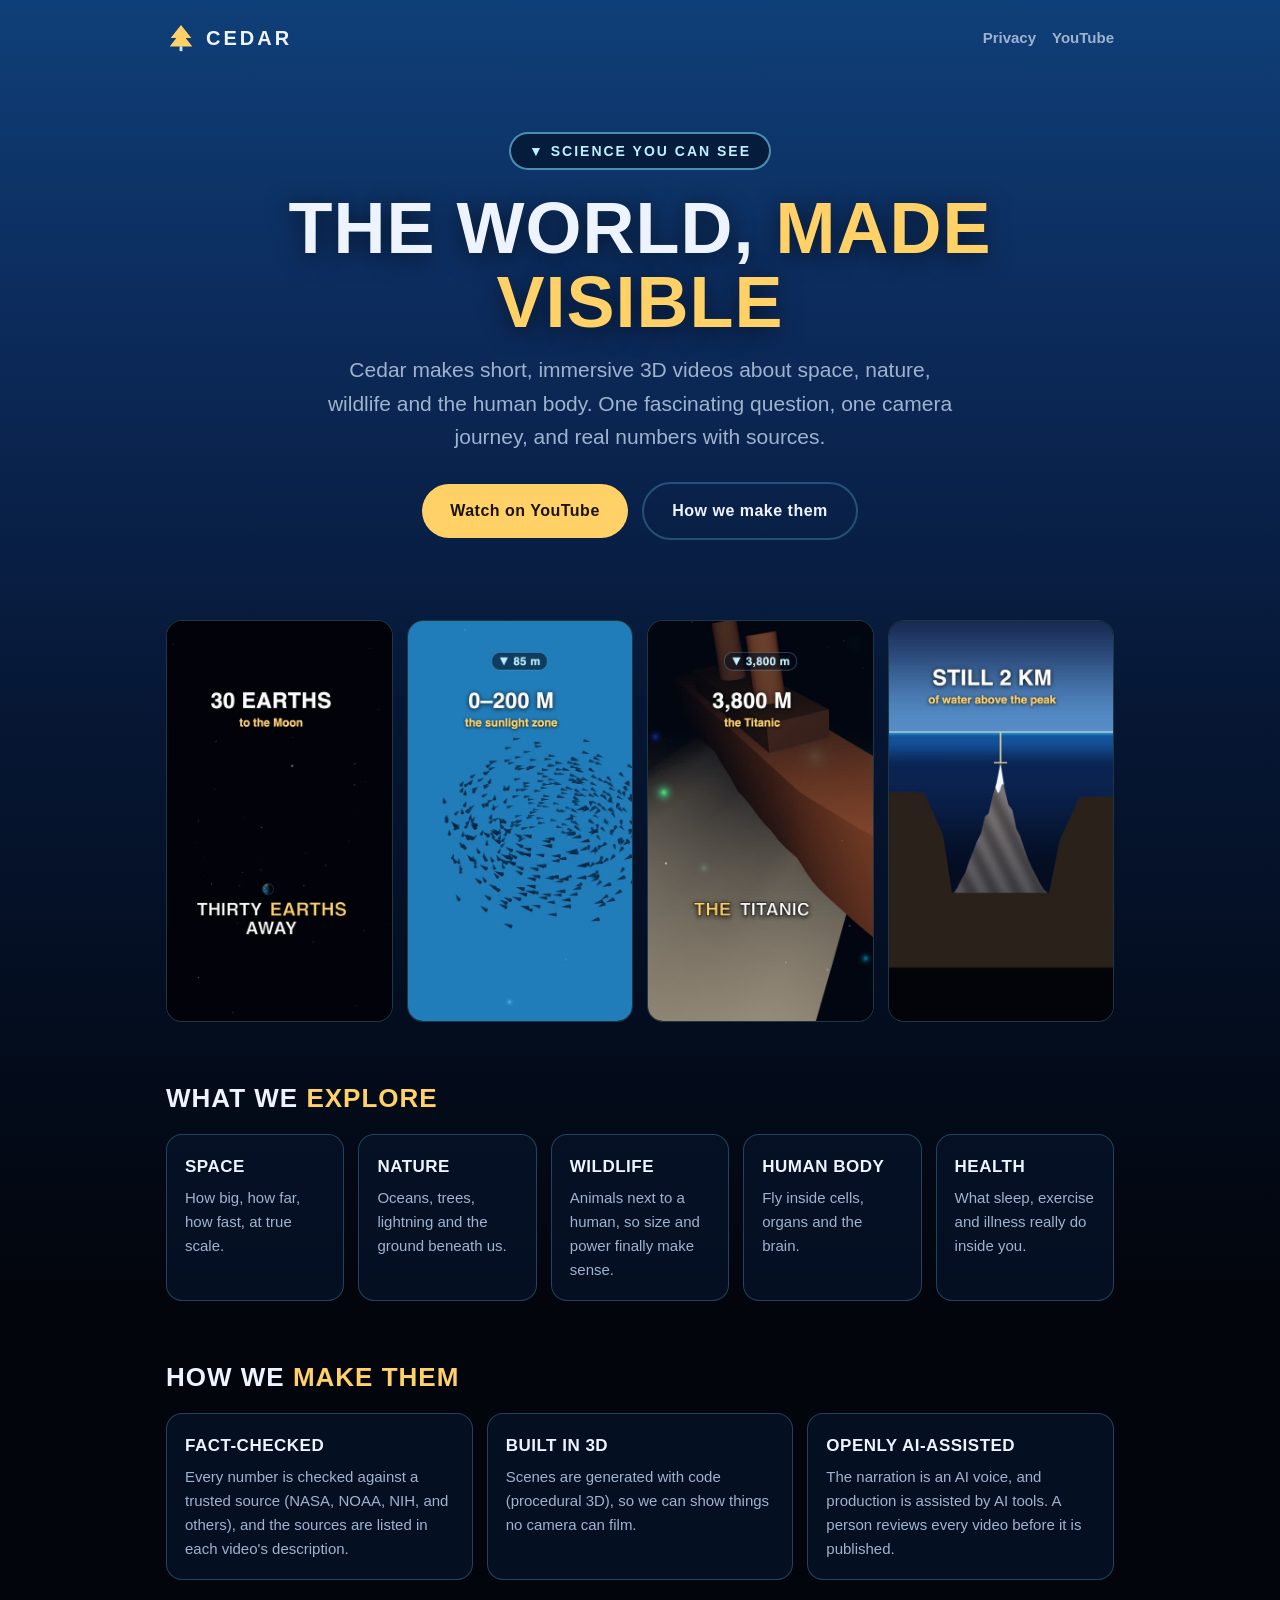
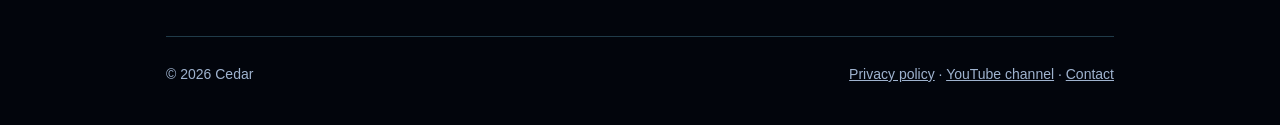
<file: index.html>
<!doctype html>
<html lang="en">
<head>
  <meta charset="utf-8">
  <meta name="viewport" content="width=device-width, initial-scale=1">
  <title>Cedar | Immersive science Shorts</title>
  <meta name="description" content="Cedar makes short, immersive 3D videos that make the world, nature, science and the human body visually understandable.">
  <link rel="stylesheet" href="style.css">
  <link rel="icon" href="data:image/svg+xml,%3Csvg xmlns='http://www.w3.org/2000/svg' viewBox='0 0 32 32'%3E%3Cpath d='M16 3 L6 27 H26 Z' fill='%23ffd166'/%3E%3C/svg%3E">
</head>
<body>
  <div class="wrap">
    <header class="top">
      <a class="logo" href="./" aria-label="Cedar home">
        <svg viewBox="0 0 32 32" aria-hidden="true"><path d="M16 2 L5 16 H11 L4 25 H28 L21 16 H27 Z" fill="#ffd166"/><rect x="14.5" y="25" width="3" height="5" fill="#bff0ff"/></svg>
        Cedar
      </a>
      <nav><a href="privacy.html">Privacy</a><a href="https://www.youtube.com/channel/UCObrXB3QZIYtCObE8E3ykRA">YouTube</a></nav>
    </header>

    <main>
      <div class="hero">
        <span class="pill">▼ SCIENCE YOU CAN SEE</span>
        <h1>The world, <span class="gold">made visible</span></h1>
        <p class="lead">Cedar makes short, immersive 3D videos about space, nature, wildlife and the human body. One fascinating question, one camera journey, and real numbers with sources.</p>
        <a class="btn" href="https://www.youtube.com/channel/UCObrXB3QZIYtCObE8E3ykRA">Watch on YouTube</a>
        <a class="btn ghost" href="#how">How we make them</a>
      </div>

      <div class="reel" aria-label="Frames from Cedar videos">
        <figure><img src="img/space.jpg" alt="Frame from 'How small are you, really?': the Moon, 30 Earths away" loading="lazy"></figure>
        <figure><img src="img/sunlight.jpg" alt="Frame from 'Where would Mount Everest go?': a fish school in the sunlight zone" loading="lazy"></figure>
        <figure><img src="img/titanic.jpg" alt="Frame from 'Where would Mount Everest go?': the Titanic at 3,800 meters" loading="lazy"></figure>
        <figure><img src="img/everest.jpg" alt="Frame from 'Where would Mount Everest go?': Everest inside the Mariana Trench" loading="lazy"></figure>
      </div>

      <section>
        <h2>What we <span class="gold">explore</span></h2>
        <div class="grid">
          <div class="card"><h3>Space</h3><p>How big, how far, how fast, at true scale.</p></div>
          <div class="card"><h3>Nature</h3><p>Oceans, trees, lightning and the ground beneath us.</p></div>
          <div class="card"><h3>Wildlife</h3><p>Animals next to a human, so size and power finally make sense.</p></div>
          <div class="card"><h3>Human body</h3><p>Fly inside cells, organs and the brain.</p></div>
          <div class="card"><h3>Health</h3><p>What sleep, exercise and illness really do inside you.</p></div>
        </div>
      </section>

      <section id="how">
        <h2>How we <span class="gold">make them</span></h2>
        <div class="how">
          <div class="card"><h3>Fact-checked</h3><p>Every number is checked against a trusted source (NASA, NOAA, NIH, and others), and the sources are listed in each video's description.</p></div>
          <div class="card"><h3>Built in 3D</h3><p>Scenes are generated with code (procedural 3D), so we can show things no camera can film.</p></div>
          <div class="card"><h3>Openly AI-assisted</h3><p>The narration is an AI voice, and production is assisted by AI tools. A person reviews every video before it is published.</p></div>
        </div>
      </section>
    </main>

    <footer>
      <span>© 2026 Cedar</span>
      <span><a href="privacy.html">Privacy policy</a> · <a href="https://www.youtube.com/channel/UCObrXB3QZIYtCObE8E3ykRA">YouTube channel</a> · <a href="mailto:cedarandmotion@gmail.com">Contact</a></span>
    </footer>
  </div>
</body>
</html>
</file>
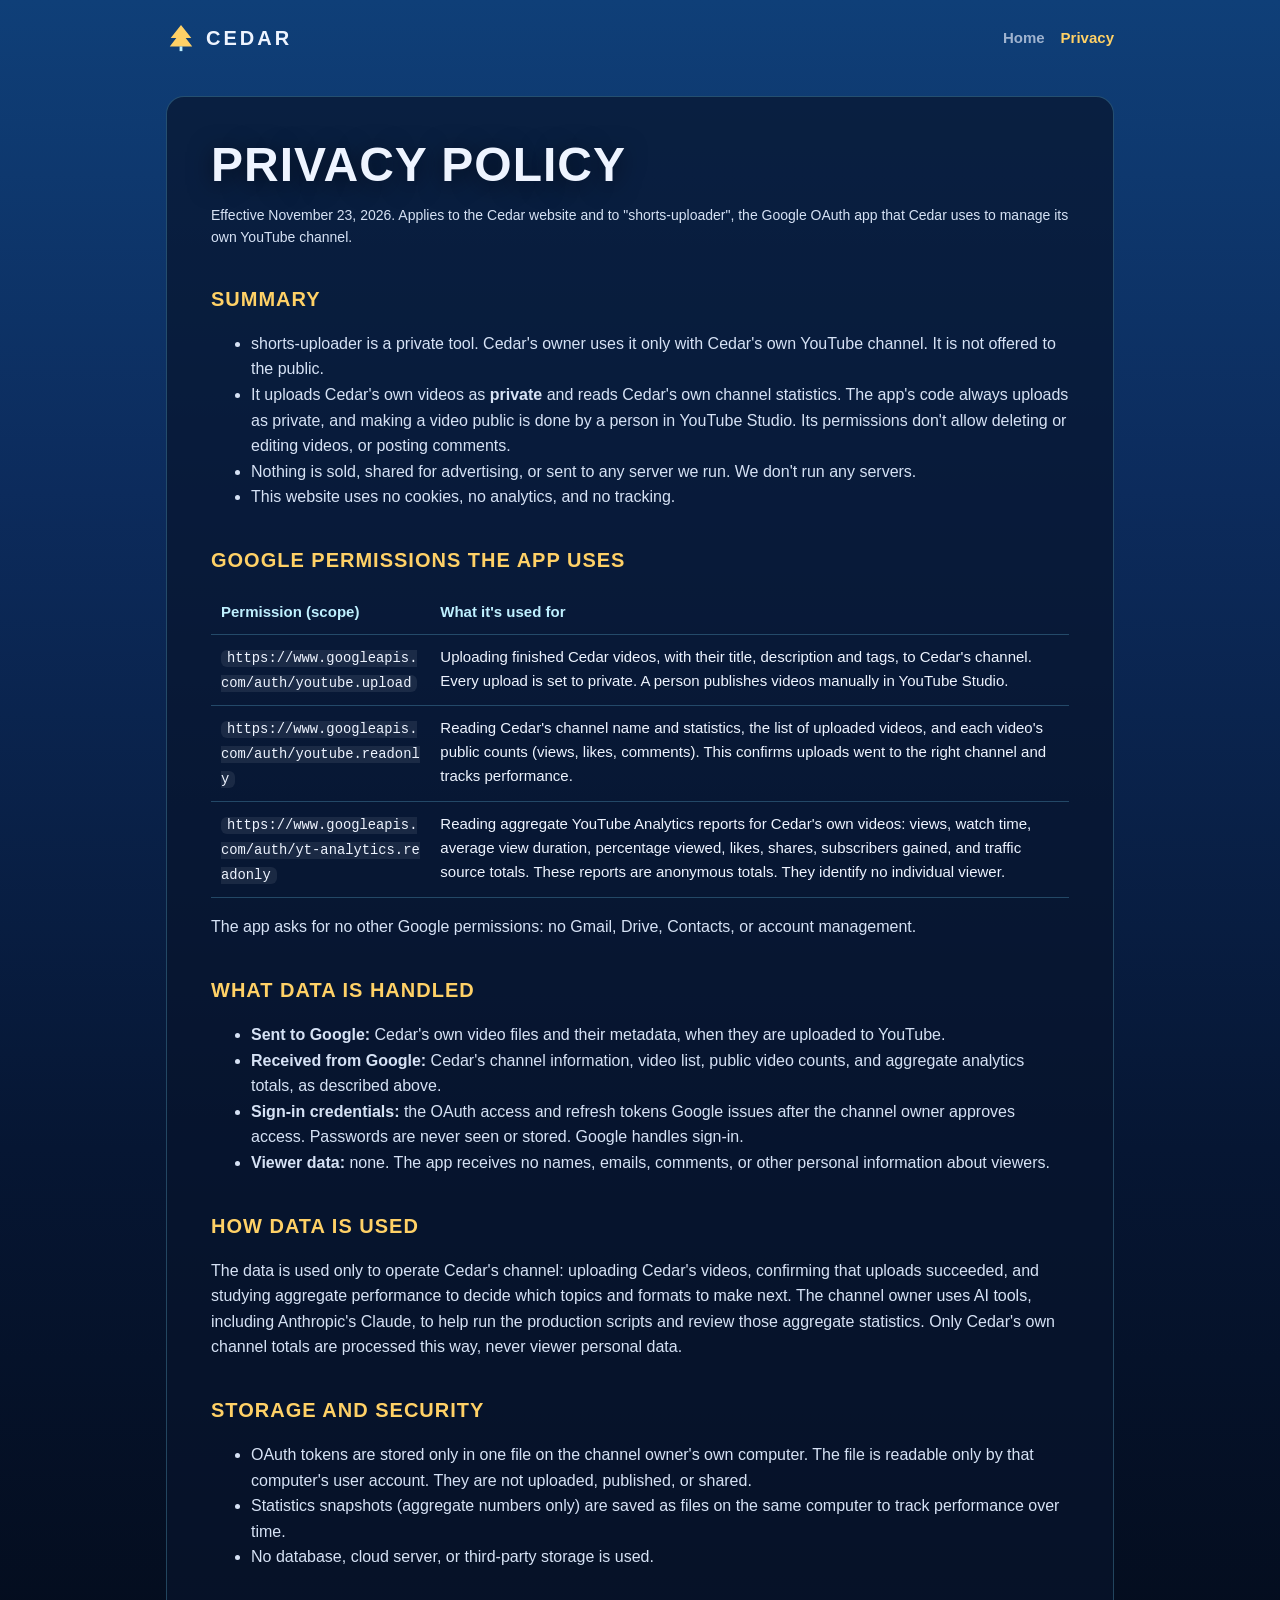
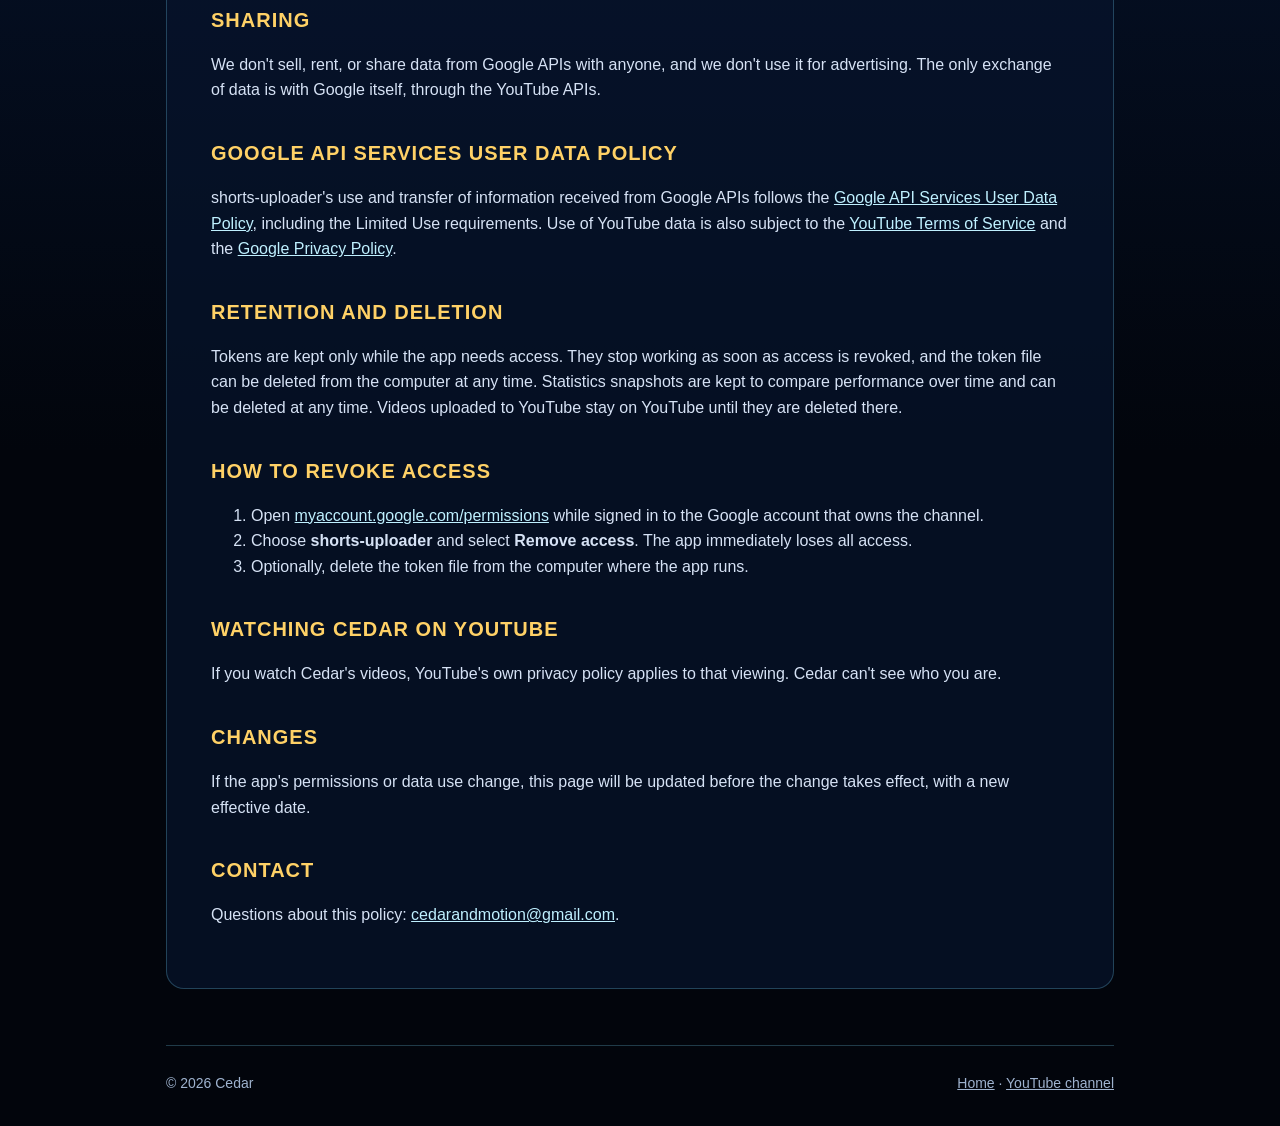
<file: privacy.html>
<!doctype html>
<html lang="en">
<head>
  <meta charset="utf-8">
  <meta name="viewport" content="width=device-width, initial-scale=1">
  <title>Cedar Privacy Policy</title>
  <meta name="description" content="Privacy policy for Cedar and its YouTube uploader app (shorts-uploader).">
  <link rel="stylesheet" href="style.css">
  <link rel="icon" href="data:image/svg+xml,%3Csvg xmlns='http://www.w3.org/2000/svg' viewBox='0 0 32 32'%3E%3Cpath d='M16 3 L6 27 H26 Z' fill='%23ffd166'/%3E%3C/svg%3E">
</head>
<body>
  <div class="wrap">
    <header class="top">
      <a class="logo" href="./" aria-label="Cedar home">
        <svg viewBox="0 0 32 32" aria-hidden="true"><path d="M16 2 L5 16 H11 L4 25 H28 L21 16 H27 Z" fill="#ffd166"/><rect x="14.5" y="25" width="3" height="5" fill="#bff0ff"/></svg>
        Cedar
      </a>
      <nav><a href="./">Home</a><a href="privacy.html" aria-current="page">Privacy</a></nav>
    </header>

    <main class="doc">
      <h1>Privacy policy</h1>
      <p class="meta">Effective November 23, 2026. Applies to the Cedar website and to "shorts-uploader", the Google OAuth app that Cedar uses to manage its own YouTube channel.</p>

      <h2>Summary</h2>
      <ul>
        <li>shorts-uploader is a private tool. Cedar's owner uses it only with Cedar's own YouTube channel. It is not offered to the public.</li>
        <li>It uploads Cedar's own videos as <strong>private</strong> and reads Cedar's own channel statistics. The app's code always uploads as private, and making a video public is done by a person in YouTube Studio. Its permissions don't allow deleting or editing videos, or posting comments.</li>
        <li>Nothing is sold, shared for advertising, or sent to any server we run. We don't run any servers.</li>
        <li>This website uses no cookies, no analytics, and no tracking.</li>
      </ul>

      <h2>Google permissions the app uses</h2>
      <table>
        <thead><tr><th>Permission (scope)</th><th>What it's used for</th></tr></thead>
        <tbody>
          <tr><td><code>https://www.googleapis.com/auth/youtube.upload</code></td><td>Uploading finished Cedar videos, with their title, description and tags, to Cedar's channel. Every upload is set to private. A person publishes videos manually in YouTube Studio.</td></tr>
          <tr><td><code>https://www.googleapis.com/auth/youtube.readonly</code></td><td>Reading Cedar's channel name and statistics, the list of uploaded videos, and each video's public counts (views, likes, comments). This confirms uploads went to the right channel and tracks performance.</td></tr>
          <tr><td><code>https://www.googleapis.com/auth/yt-analytics.readonly</code></td><td>Reading aggregate YouTube Analytics reports for Cedar's own videos: views, watch time, average view duration, percentage viewed, likes, shares, subscribers gained, and traffic source totals. These reports are anonymous totals. They identify no individual viewer.</td></tr>
        </tbody>
      </table>
      <p>The app asks for no other Google permissions: no Gmail, Drive, Contacts, or account management.</p>

      <h2>What data is handled</h2>
      <ul>
        <li><strong>Sent to Google:</strong> Cedar's own video files and their metadata, when they are uploaded to YouTube.</li>
        <li><strong>Received from Google:</strong> Cedar's channel information, video list, public video counts, and aggregate analytics totals, as described above.</li>
        <li><strong>Sign-in credentials:</strong> the OAuth access and refresh tokens Google issues after the channel owner approves access. Passwords are never seen or stored. Google handles sign-in.</li>
        <li><strong>Viewer data:</strong> none. The app receives no names, emails, comments, or other personal information about viewers.</li>
      </ul>

      <h2>How data is used</h2>
      <p>The data is used only to operate Cedar's channel: uploading Cedar's videos, confirming that uploads succeeded, and studying aggregate performance to decide which topics and formats to make next. The channel owner uses AI tools, including Anthropic's Claude, to help run the production scripts and review those aggregate statistics. Only Cedar's own channel totals are processed this way, never viewer personal data.</p>

      <h2>Storage and security</h2>
      <ul>
        <li>OAuth tokens are stored only in one file on the channel owner's own computer. The file is readable only by that computer's user account. They are not uploaded, published, or shared.</li>
        <li>Statistics snapshots (aggregate numbers only) are saved as files on the same computer to track performance over time.</li>
        <li>No database, cloud server, or third-party storage is used.</li>
      </ul>

      <h2>Sharing</h2>
      <p>We don't sell, rent, or share data from Google APIs with anyone, and we don't use it for advertising. The only exchange of data is with Google itself, through the YouTube APIs.</p>

      <h2>Google API Services User Data Policy</h2>
      <p>shorts-uploader's use and transfer of information received from Google APIs follows the <a href="https://developers.google.com/terms/api-services-user-data-policy">Google API Services User Data Policy</a>, including the Limited Use requirements. Use of YouTube data is also subject to the <a href="https://www.youtube.com/t/terms">YouTube Terms of Service</a> and the <a href="https://policies.google.com/privacy">Google Privacy Policy</a>.</p>

      <h2>Retention and deletion</h2>
      <p>Tokens are kept only while the app needs access. They stop working as soon as access is revoked, and the token file can be deleted from the computer at any time. Statistics snapshots are kept to compare performance over time and can be deleted at any time. Videos uploaded to YouTube stay on YouTube until they are deleted there.</p>

      <h2>How to revoke access</h2>
      <ol>
        <li>Open <a href="https://myaccount.google.com/permissions">myaccount.google.com/permissions</a> while signed in to the Google account that owns the channel.</li>
        <li>Choose <strong>shorts-uploader</strong> and select <strong>Remove access</strong>. The app immediately loses all access.</li>
        <li>Optionally, delete the token file from the computer where the app runs.</li>
      </ol>

      <h2>Watching Cedar on YouTube</h2>
      <p>If you watch Cedar's videos, YouTube's own privacy policy applies to that viewing. Cedar can't see who you are.</p>

      <h2>Changes</h2>
      <p>If the app's permissions or data use change, this page will be updated before the change takes effect, with a new effective date.</p>

      <h2>Contact</h2>
      <p>Questions about this policy: <a href="mailto:cedarandmotion@gmail.com">cedarandmotion@gmail.com</a>.</p>
    </main>

    <footer>
      <span>© 2026 Cedar</span>
      <span><a href="./">Home</a> · <a href="https://www.youtube.com/channel/UCObrXB3QZIYtCObE8E3ykRA">YouTube channel</a></span>
    </footer>
  </div>
</body>
</html>
</file>
<file: style.css>
:root {
  --bg: #02050c;
  --deep: #061633;
  --mid: #0c2b5c;
  --shallow: #1d6aa8;
  --text: #eef4ff;
  --muted: #9fb3cf;
  --gold: #ffd166;
  --cyan: #bff0ff;
  --line: rgba(120, 220, 255, 0.25);
  --card: rgba(8, 20, 45, 0.7);
  --font: -apple-system, "SF Pro Display", "Segoe UI", Helvetica, Arial, sans-serif;
}
* { box-sizing: border-box; }
html { color-scheme: dark; }
body {
  margin: 0; font-family: var(--font); color: var(--text); line-height: 1.6;
  background: var(--bg);
  background-image: linear-gradient(180deg, #0f3f78 0%, var(--mid) 18%, var(--deep) 42%, var(--bg) 75%);
  background-repeat: no-repeat; min-height: 100vh;
}
a { color: var(--cyan); }
a:hover { color: var(--gold); }
.wrap { max-width: 980px; margin: 0 auto; padding: 0 16px; }
header.top { display: flex; flex-wrap: wrap; gap: 10px 16px; align-items: center; justify-content: space-between; padding: 22px 0; }
nav { display: flex; gap: 16px; }
.logo { display: flex; align-items: center; gap: 10px; color: var(--text); text-decoration: none; font-weight: 900; letter-spacing: 3px; text-transform: uppercase; font-size: 20px; }
.logo svg { width: 30px; height: 30px; }
nav a { color: var(--muted); text-decoration: none; font-weight: 600; font-size: 15px; }
nav a:hover, nav a[aria-current] { color: var(--gold); }
.hero { padding: 56px 0 40px; text-align: center; }
.pill { display: inline-block; padding: 6px 18px; border-radius: 40px; background: rgba(0, 10, 25, 0.55); border: 2px solid rgba(120, 220, 255, 0.6); color: var(--cyan); font-weight: 800; letter-spacing: 2px; font-size: 14px; font-variant-numeric: tabular-nums; }
h1 { font-size: clamp(38px, 8vw, 72px); line-height: 1.02; margin: 22px 0 14px; font-weight: 900; text-transform: uppercase; letter-spacing: 1px; text-shadow: 0 4px 24px rgba(0, 0, 0, 0.6); }
h1 .gold { color: var(--gold); }
.lead { font-size: clamp(17px, 2.4vw, 21px); color: var(--muted); max-width: 640px; margin: 0 auto 28px; }
.btn { display: inline-block; padding: 14px 28px; border-radius: 40px; background: var(--gold); color: #1b1300; font-weight: 800; text-decoration: none; letter-spacing: 0.5px; }
.btn:hover { color: #1b1300; filter: brightness(1.08); }
.btn.ghost { background: transparent; color: var(--text); border: 2px solid var(--line); margin-left: 10px; }
.reel { display: grid; grid-template-columns: repeat(4, 1fr); gap: 14px; margin: 40px 0 56px; }
.reel figure { margin: 0; border-radius: 16px; overflow: hidden; border: 1px solid var(--line); background: #000; aspect-ratio: 9 / 16; }
.reel img { width: 100%; height: 100%; object-fit: cover; display: block; }
h2 { font-size: 26px; text-transform: uppercase; letter-spacing: 1px; font-weight: 900; margin: 0 0 14px; }
h2 .gold, h3 .gold { color: var(--gold); }
.grid { display: grid; grid-template-columns: repeat(auto-fit, minmax(170px, 1fr)); gap: 14px; margin-bottom: 56px; }
.card { background: var(--card); border: 1px solid var(--line); border-radius: 16px; padding: 18px; }
.card h3 { margin: 0 0 6px; font-size: 17px; text-transform: uppercase; letter-spacing: 0.5px; }
.card p { margin: 0; color: var(--muted); font-size: 15px; }
section { margin-bottom: 56px; }
.how { display: grid; grid-template-columns: repeat(auto-fit, minmax(240px, 1fr)); gap: 14px; }
footer { border-top: 1px solid var(--line); padding: 26px 0 40px; color: var(--muted); font-size: 14px; display: flex; flex-wrap: wrap; gap: 8px 22px; justify-content: space-between; }
footer a { color: var(--muted); }
.doc { background: var(--card); border: 1px solid var(--line); border-radius: 18px; padding: clamp(20px, 4vw, 44px); margin: 20px 0 56px; }
.doc h1 { font-size: clamp(32px, 6vw, 48px); margin-top: 0; }
.doc h2 { font-size: 20px; margin-top: 34px; color: var(--gold); }
.doc p, .doc li { color: #d6e2f5; }
.doc code { background: rgba(255, 255, 255, 0.08); padding: 1px 6px; border-radius: 6px; font-size: 0.92em; word-break: break-all; }
.doc table { width: 100%; border-collapse: collapse; margin: 10px 0; font-size: 15px; }
.doc th, .doc td { text-align: left; padding: 10px; border-bottom: 1px solid var(--line); vertical-align: top; }
.doc th { color: var(--cyan); }
.meta { color: var(--muted); font-size: 14px; }
@media (max-width: 640px) {
  .reel { grid-template-columns: repeat(2, 1fr); }
  nav a { font-size: 14px; }
  .logo { font-size: 17px; letter-spacing: 2px; }
  .btn.ghost { margin: 12px 0 0; }
  .doc table, .doc thead, .doc tbody, .doc tr, .doc th, .doc td { display: block; }
  .doc thead { display: none; }
  .doc td { border: 0; padding: 4px 0; }
  .doc tr { border-bottom: 1px solid var(--line); padding: 10px 0; }
}
</file>
